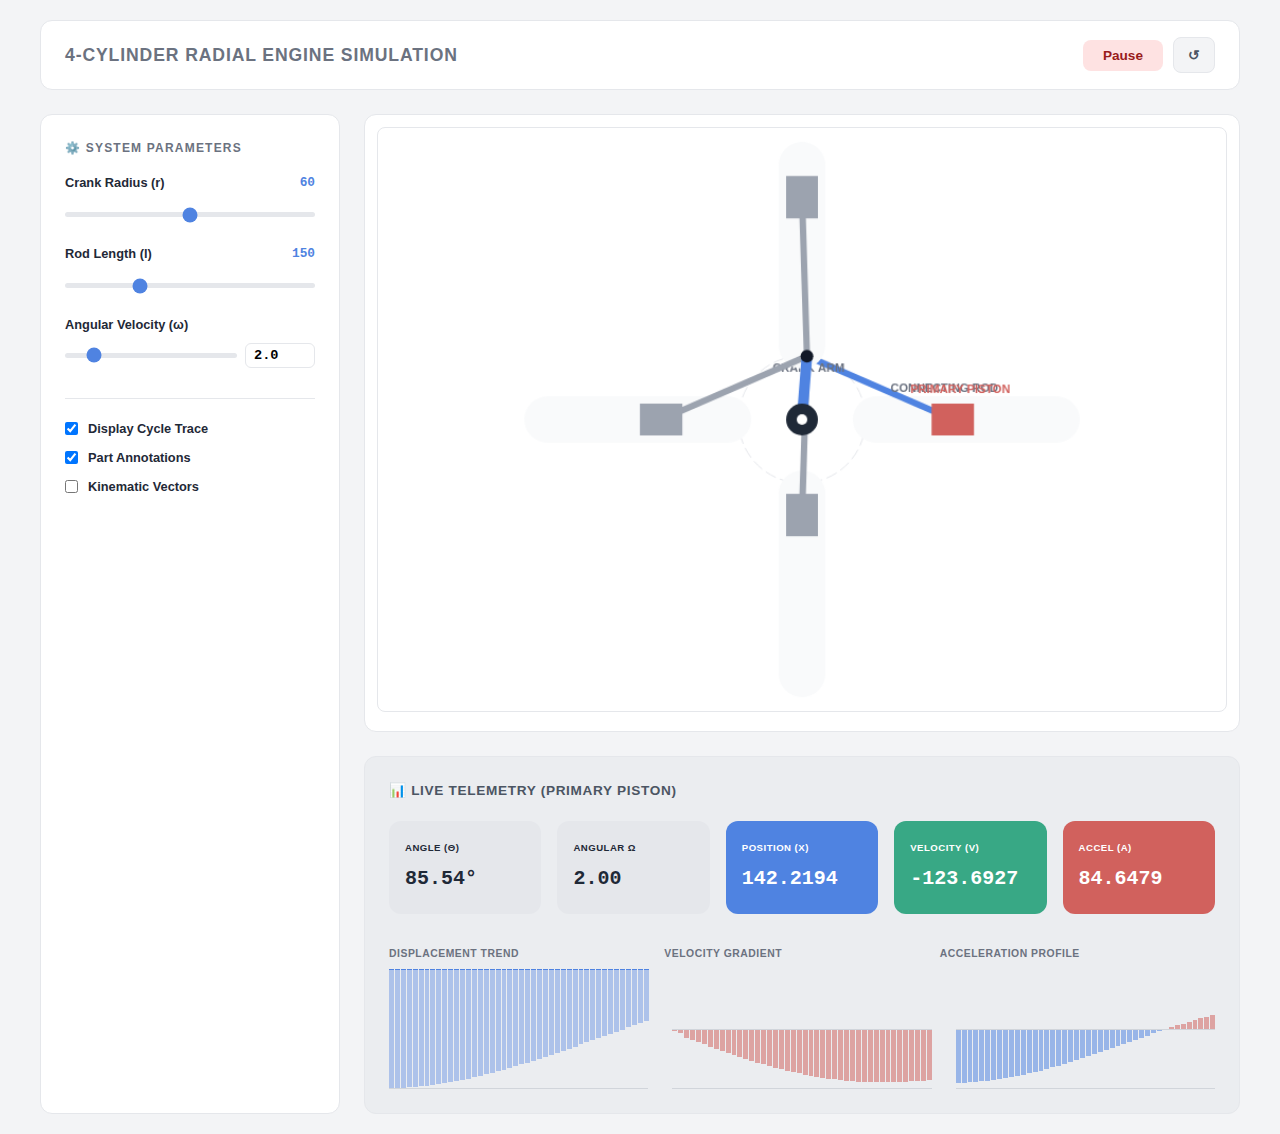
<file: main.html>
<!DOCTYPE html>
<html lang="en">
<head>
    <meta charset="UTF-8">
    <meta name="viewport" content="width=device-width, initial-scale=1.0">
    <title>4-Cylinder Radial Engine Simulation</title>
    <style>
        :root {
            --bg: #f3f4f6;
            --card: #ffffff;
            --primary: #4f83e1;
            --secondary: #38a885;
            --accent: #d1615d;
            --text-main: #1f2937;
            --text-muted: #6b7280;
            --border: #e5e7eb;
            --mono: 'JetBrains Mono', 'Courier New', monospace;
        }

        * { box-sizing: border-box; margin: 0; padding: 0; }
        body { 
            font-family: -apple-system, BlinkMacSystemFont, "Segoe UI", Roboto, Helvetica, Arial, sans-serif;
            background-color: var(--bg);
            color: var(--text-main);
            padding: 20px;
            line-height: 1.5;
        }

        .container {
            max-width: 1200px;
            margin: 0 auto;
            display: flex;
            flex-direction: column;
            gap: 24px;
        }

        header {
            background: var(--card);
            padding: 16px 24px;
            border-radius: 12px;
            border: 1px solid var(--border);
            display: flex;
            justify-content: space-between;
            align-items: center;
        }

        header h1 { font-size: 1.1rem; font-weight: 800; color: var(--text-muted); text-transform: uppercase; letter-spacing: 0.05em; }

        .layout {
            display: grid;
            grid-template-columns: 1fr;
            gap: 24px;
        }

        @media (min-width: 1024px) {
            .layout { grid-template-columns: 300px 1fr; }
        }

        .card {
            background: var(--card);
            padding: 24px;
            border-radius: 12px;
            border: 1px solid var(--border);
        }

        .telemetry-header {
            display: flex;
            align-items: center;
            gap: 8px;
            font-size: 0.85rem;
            font-weight: 800;
            color: #4b5563;
            text-transform: uppercase;
            margin-bottom: 20px;
            letter-spacing: 0.05em;
        }

        h2 { font-size: 0.75rem; font-weight: 700; margin-bottom: 16px; text-transform: uppercase; color: var(--text-muted); letter-spacing: 0.1em; }

        .control-group { margin-bottom: 20px; }
        .control-label { display: flex; justify-content: space-between; font-size: 0.8rem; font-weight: 600; margin-bottom: 8px; }
        .value-tag { font-family: var(--mono); color: var(--primary); font-weight: 700; }

        .omega-input-wrapper {
            display: flex;
            gap: 8px;
            align-items: center;
        }

        input[type=number] {
            width: 70px;
            padding: 4px 8px;
            border: 1px solid var(--border);
            border-radius: 6px;
            font-family: var(--mono);
            font-size: 0.85rem;
            font-weight: 600;
        }

        input[type=range] {
            width: 100%;
            cursor: pointer;
            height: 5px;
            background: var(--border);
            border-radius: 10px;
            appearance: none;
            accent-color: var(--primary);
        }

        canvas { width: 100%; height: auto; background: #ffffff; border-radius: 8px; border: 1px solid var(--border); }

        .button-group { display: flex; gap: 10px; align-items: center; }
        button { padding: 8px 20px; border-radius: 8px; border: none; font-weight: 700; cursor: pointer; font-size: 0.85rem; }
        .btn-pause { background: #fee2e2; color: #991b1b; }
        .btn-play { background: #dcfce7; color: #166534; }
        .btn-reset { background: #f3f4f6; color: #4b5563; border: 1px solid var(--border); width: 36px; height: 36px; display: flex; align-items: center; justify-content: center; }

        /* Stats Grid - Matches Screenshot */
        .stats-grid {
            display: grid;
            grid-template-columns: repeat(2, 1fr);
            gap: 16px;
            margin-bottom: 32px;
        }

        @media (min-width: 640px) { .stats-grid { grid-template-columns: repeat(5, 1fr); } }

        .stat-card {
            padding: 20px 16px;
            border-radius: 12px;
            background: #e5e7eb;
            display: flex;
            flex-direction: column;
            gap: 8px;
        }

        .stat-card.blue { background: var(--primary); color: white; }
        .stat-card.teal { background: var(--secondary); color: white; }
        .stat-card.red { background: var(--accent); color: white; }

        .stat-label { font-size: 0.6rem; font-weight: 800; text-transform: uppercase; letter-spacing: 0.05em; }
        .stat-value { font-family: var(--mono); font-size: 1.25rem; font-weight: 700; }

        /* Graphs Grid - Matches Screenshot */
        .graphs-labels {
            display: grid;
            grid-template-columns: 1fr 1fr 1fr;
            margin-bottom: 8px;
        }

        .graph-title { font-size: 0.65rem; font-weight: 800; text-transform: uppercase; color: var(--text-muted); letter-spacing: 0.05em; }

        .graphs-display {
            display: grid;
            grid-template-columns: repeat(3, 1fr);
            gap: 24px;
            height: 120px;
        }

        .graph-box {
            position: relative;
            display: flex;
            align-items: flex-end;
            gap: 1px;
            border-bottom: 1px solid #d1d5db;
            height: 100%;
        }

        .bar-col { flex: 1; height: 100%; display: flex; flex-direction: column; }
        .bar-half { height: 50%; width: 100%; display: flex; flex-direction: column; }
        .bar-half.up { justify-content: flex-end; }
        .bar-fill { width: 100%; min-width: 1px; }

        .zero-line {
            position: absolute;
            width: 100%;
            height: 1px;
            background: #d1d5db;
            top: 50%;
            left: 0;
            z-index: 1;
        }
    </style>
</head>
<body>

<div class="container">
    <header>
        <h1>4-Cylinder Radial Engine Simulation</h1>
        <div class="button-group">
            <button id="toggleBtn" class="btn-pause">Pause</button>
            <button id="resetBtn" class="btn-reset" title="Reset Simulation">↺</button>
        </div>
    </header>

    <div class="layout">
        <div class="card">
            <h2>⚙️ System Parameters</h2>
            <div class="control-group">
                <div class="control-label"><span>Crank Radius (r)</span> <span id="rVal" class="value-tag">60</span></div>
                <input type="range" id="rIn" min="20" max="100" value="60">
            </div>
            <div class="control-group">
                <div class="control-label"><span>Rod Length (l)</span> <span id="lVal" class="value-tag">150</span></div>
                <input type="range" id="lIn" min="110" max="250" value="150">
            </div>
            <div class="control-group">
                <div class="control-label"><span>Angular Velocity (ω)</span></div>
                <div class="omega-input-wrapper">
                    <input type="range" id="wIn" min="0" max="15" step="0.1" value="2">
                    <input type="number" id="wNum" step="0.1" value="2.0">
                </div>
            </div>
            
            <div style="margin-top: 30px; display: flex; flex-direction: column; gap: 10px; border-top: 1px solid var(--border); padding-top: 20px;">
                <label style="display: flex; align-items: center; gap: 10px; font-size: 0.8rem; cursor: pointer; font-weight: 600;">
                    <input type="checkbox" id="traceIn" checked> Display Cycle Trace
                </label>
                <label style="display: flex; align-items: center; gap: 10px; font-size: 0.8rem; cursor: pointer; font-weight: 600;">
                    <input type="checkbox" id="labelsIn" checked> Part Annotations
                </label>
                <label style="display: flex; align-items: center; gap: 10px; font-size: 0.8rem; cursor: pointer; font-weight: 600;">
                    <input type="checkbox" id="vectorsIn"> Kinematic Vectors
                </label>
            </div>
        </div>

        <div>
            <div class="card" style="padding: 12px; margin-bottom: 24px;">
                <canvas id="engineCvs" width="800" height="550"></canvas>
            </div>

            <div class="card" style="background: #e5e7eb88;">
                <div class="telemetry-header">📊 Live Telemetry (Primary Piston)</div>
                
                <div class="stats-grid">
                    <div class="stat-card">
                        <div class="stat-label">Angle (θ)</div>
                        <div id="readoutTheta" class="stat-value">0.00°</div>
                    </div>
                    <div class="stat-card">
                        <div class="stat-label">Angular Ω</div>
                        <div id="readoutOmega" class="stat-value">2.00</div>
                    </div>
                    <div class="stat-card blue">
                        <div class="stat-label">Position (X)</div>
                        <div id="readoutX" class="stat-value">0.0000</div>
                    </div>
                    <div class="stat-card teal">
                        <div class="stat-label">Velocity (V)</div>
                        <div id="readoutV" class="stat-value">0.0000</div>
                    </div>
                    <div class="stat-card red">
                        <div class="stat-label">Accel (A)</div>
                        <div id="readoutA" class="stat-value">0.0000</div>
                    </div>
                </div>

                <div class="graphs-labels">
                    <div class="graph-title">Displacement Trend</div>
                    <div class="graph-title">Velocity Gradient</div>
                    <div class="graph-title">Acceleration Profile</div>
                </div>
                <div class="graphs-display">
                    <div id="graphX" class="graph-box"></div>
                    <div id="graphV" class="graph-box"><div class="zero-line"></div></div>
                    <div id="graphA" class="graph-box"><div class="zero-line"></div></div>
                </div>
            </div>
        </div>
    </div>
</div>

<script>
    let crankR = 60;
    let rodL = 150;
    let omegaW = 2.0;
    let activeSim = true;
    let traceShown = true;
    let labelShown = true;
    let vectorShown = false;
    let thetaRad = 0;
    let dataLog = [];
    const LOG_LIMIT = 120;

    const colors = { primary: '#4f83e1', secondary: '#38a885', accent: '#d1615d' };
    const cvs = document.getElementById('engineCvs');
    const ctx = cvs.getContext('2d');

    function getDynamics(th) {
        const r = crankR, l = rodL, w = omegaW;
        const sinTh = Math.sin(th), cosTh = Math.cos(th);
        const radical = Math.sqrt(l * l - r * r * sinTh * sinTh);
        const x = r * cosTh + radical;
        const v = -r * w * (sinTh + (r * Math.sin(2 * th)) / (2 * radical));
        const a = -r * w * w * (cosTh + (r * Math.cos(2 * th)) / radical + (Math.pow(r, 3) * Math.pow(Math.sin(2 * th), 2)) / (4 * Math.pow(radical, 3)));
        return { x, v, a };
    }

    function updateUI(mainPiston) {
        document.getElementById('readoutTheta').innerText = (thetaRad * 180 / Math.PI).toFixed(2) + '°';
        document.getElementById('readoutOmega').innerText = omegaW.toFixed(2);
        document.getElementById('readoutX').innerText = mainPiston.x.toFixed(4);
        document.getElementById('readoutV').innerText = mainPiston.v.toFixed(4);
        document.getElementById('readoutA').innerText = mainPiston.a.toFixed(4);

        let hX = '', hV = '<div class="zero-line"></div>', hA = '<div class="zero-line"></div>';
        const maxA = Math.pow(omegaW, 2) * crankR * (1 + (crankR/rodL)) * 1.1;
        const maxV = crankR * omegaW * 1.2;

        dataLog.forEach(d => {
            const pctX = ((d.x - (rodL - crankR)) / (crankR * 2)) * 100;
            hX += `<div class="bar-col"><div class="bar-fill" style="height:${Math.max(1, pctX)}%; background:${colors.primary}66; border-top:1px solid ${colors.primary}"></div></div>`;
            
            const nV = d.v / (maxV || 1);
            const vH = Math.abs(nV) * 100;
            hV += `<div class="bar-col">
                <div class="bar-half up">${nV > 0 ? `<div class="bar-fill" style="height:${vH}%; background:${colors.secondary}88;"></div>` : ''}</div>
                <div class="bar-half down">${nV < 0 ? `<div class="bar-fill" style="height:${vH}%; background:${colors.accent}88;"></div>` : ''}</div>
            </div>`;
            
            const nA = d.a / (maxA || 1);
            const aH = Math.abs(nA) * 100;
            hA += `<div class="bar-col">
                <div class="bar-half up">${nA > 0 ? `<div class="bar-fill" style="height:${aH}%; background:${colors.accent}88;"></div>` : ''}</div>
                <div class="bar-half down">${nA < 0 ? `<div class="bar-fill" style="height:${aH}%; background:${colors.primary}88;"></div>` : ''}</div>
            </div>`;
        });
        document.getElementById('graphX').innerHTML = hX;
        document.getElementById('graphV').innerHTML = hV;
        document.getElementById('graphA').innerHTML = hA;
    }

    function drawArrow(x, y, dx, dy, color, label) {
        if (Math.abs(dx) < 2 && Math.abs(dy) < 2) return;
        ctx.strokeStyle = color; ctx.fillStyle = color; ctx.lineWidth = 2.5;
        ctx.beginPath(); ctx.moveTo(x, y); ctx.lineTo(x + dx, y + dy); ctx.stroke();
        const angle = Math.atan2(dy, dx);
        ctx.beginPath(); ctx.moveTo(x + dx, y + dy);
        ctx.lineTo(x + dx - 8 * Math.cos(angle - Math.PI / 6), y + dy - 8 * Math.sin(angle - Math.PI / 6));
        ctx.lineTo(x + dx - 8 * Math.cos(angle + Math.PI / 6), y + dy - 8 * Math.sin(angle + Math.PI / 6));
        ctx.closePath(); ctx.fill();
        if (label) { ctx.font = "bold 11px sans-serif"; ctx.fillText(label, x + dx + 6, y + dy + 4); }
    }

    function render() {
        const W = cvs.width, H = cvs.height, CX = W / 2, CY = H / 2;
        ctx.clearRect(0,0,W,H);
        const px = crankR * Math.cos(thetaRad), py = crankR * Math.sin(thetaRad);
        const offsets = [0, Math.PI/2, Math.PI, 3*Math.PI/2];

        if (traceShown) {
            ctx.beginPath(); ctx.strokeStyle = '#e5e7eb'; ctx.lineWidth = 1; ctx.setLineDash([10, 5]);
            ctx.arc(CX, CY, crankR, 0, Math.PI*2); ctx.stroke(); ctx.setLineDash([]);
        }

        offsets.forEach((offset, i) => {
            const relA = thetaRad - offset, d = getDynamics(relA);
            const ux = Math.cos(offset), uy = -Math.sin(offset);
            const pistX = CX + d.x * ux, pistY = CY + d.x * uy, pinX = CX + px, pinY = CY - py;

            ctx.strokeStyle = '#f9fafb'; ctx.lineWidth = 44;
            ctx.beginPath(); ctx.moveTo(CX + (crankR+10)*ux, CY + (crankR+10)*uy); ctx.lineTo(CX + (rodL+crankR+30)*ux, CY + (rodL+crankR+30)*uy); ctx.stroke();

            ctx.lineWidth = 6; ctx.lineCap = 'round'; ctx.strokeStyle = i === 0 ? colors.primary : '#9ca3af';
            ctx.beginPath(); ctx.moveTo(pinX, pinY); ctx.lineTo(pistX, pistY); ctx.stroke();

            ctx.fillStyle = i === 0 ? colors.accent : '#9ca3af';
            ctx.save(); ctx.translate(pistX, pistY); ctx.rotate(-offset);
            ctx.fillRect(-20, -15, 40, 30); ctx.restore();

            if (i === 0) {
                if (labelShown) {
                    ctx.fillStyle = "#6b7280"; ctx.font = "bold 11px sans-serif";
                    ctx.fillText("CRANK ARM", CX + px/2 - 30, CY - py/2 - 15);
                    ctx.fillText("CONNECTING ROD", (pinX+pistX)/2 + 10, (pinY+pistY)/2 + 4);
                    ctx.fillStyle = colors.accent; ctx.fillText("PRIMARY PISTON", pistX - 40, pistY - 25);
                }
                if (vectorShown) {
                    drawArrow(pistX, pistY, d.v * 15, 0, colors.secondary, "v");
                    drawArrow(pistX, pistY + 20, d.a * 5, 0, colors.primary, "a");
                }
            }
        });

        ctx.lineWidth = 10; ctx.strokeStyle = colors.primary; ctx.lineCap = 'round';
        ctx.beginPath(); ctx.moveTo(CX, CY); ctx.lineTo(CX + px, CY - py); ctx.stroke();
        ctx.fillStyle = '#1f2937'; ctx.beginPath(); ctx.arc(CX, CY, 15, 0, Math.PI*2); ctx.fill();
        ctx.fillStyle = '#fff'; ctx.beginPath(); ctx.arc(CX, CY, 5, 0, Math.PI*2); ctx.fill();
        ctx.fillStyle = '#111827'; ctx.beginPath(); ctx.arc(CX + px, CY - py, 6, 0, Math.PI*2); ctx.fill();
    }

    let prevTime = 0;
    function loop(t) {
        if (activeSim) {
            const dt = (t - prevTime) / 1000;
            thetaRad = (thetaRad + omegaW * (dt || 0)) % (Math.PI * 2);
            const main = getDynamics(thetaRad);
            dataLog.push(main); if (dataLog.length > LOG_LIMIT) dataLog.shift();
            updateUI(main);
        }
        prevTime = t; render(); requestAnimationFrame(loop);
    }

    const rIn = document.getElementById('rIn'), lIn = document.getElementById('lIn'), wIn = document.getElementById('wIn'), wNum = document.getElementById('wNum');
    rIn.oninput = e => { crankR = parseInt(e.target.value); document.getElementById('rVal').innerText = crankR; lIn.min = crankR + 10; };
    lIn.oninput = e => { rodL = parseInt(e.target.value); document.getElementById('lVal').innerText = rodL; };
    
    // Synced omega inputs
    wIn.oninput = e => { omegaW = parseFloat(e.target.value); wNum.value = omegaW.toFixed(1); };
    wNum.oninput = e => { 
        let val = parseFloat(e.target.value);
        if (!isNaN(val)) {
            omegaW = val;
            wIn.value = val;
        }
    };

    document.getElementById('traceIn').onchange = e => traceShown = e.target.checked;
    document.getElementById('labelsIn').onchange = e => labelShown = e.target.checked;
    document.getElementById('vectorsIn').onchange = e => vectorShown = e.target.checked;
    document.getElementById('toggleBtn').onclick = function() {
        activeSim = !activeSim; this.innerText = activeSim ? 'Pause' : 'Resume';
        this.className = activeSim ? 'btn-pause' : 'btn-play';
    };
    document.getElementById('resetBtn').onclick = () => { thetaRad = 0; dataLog = []; };

    requestAnimationFrame(loop);
</script>
</body>
</html>
</file>
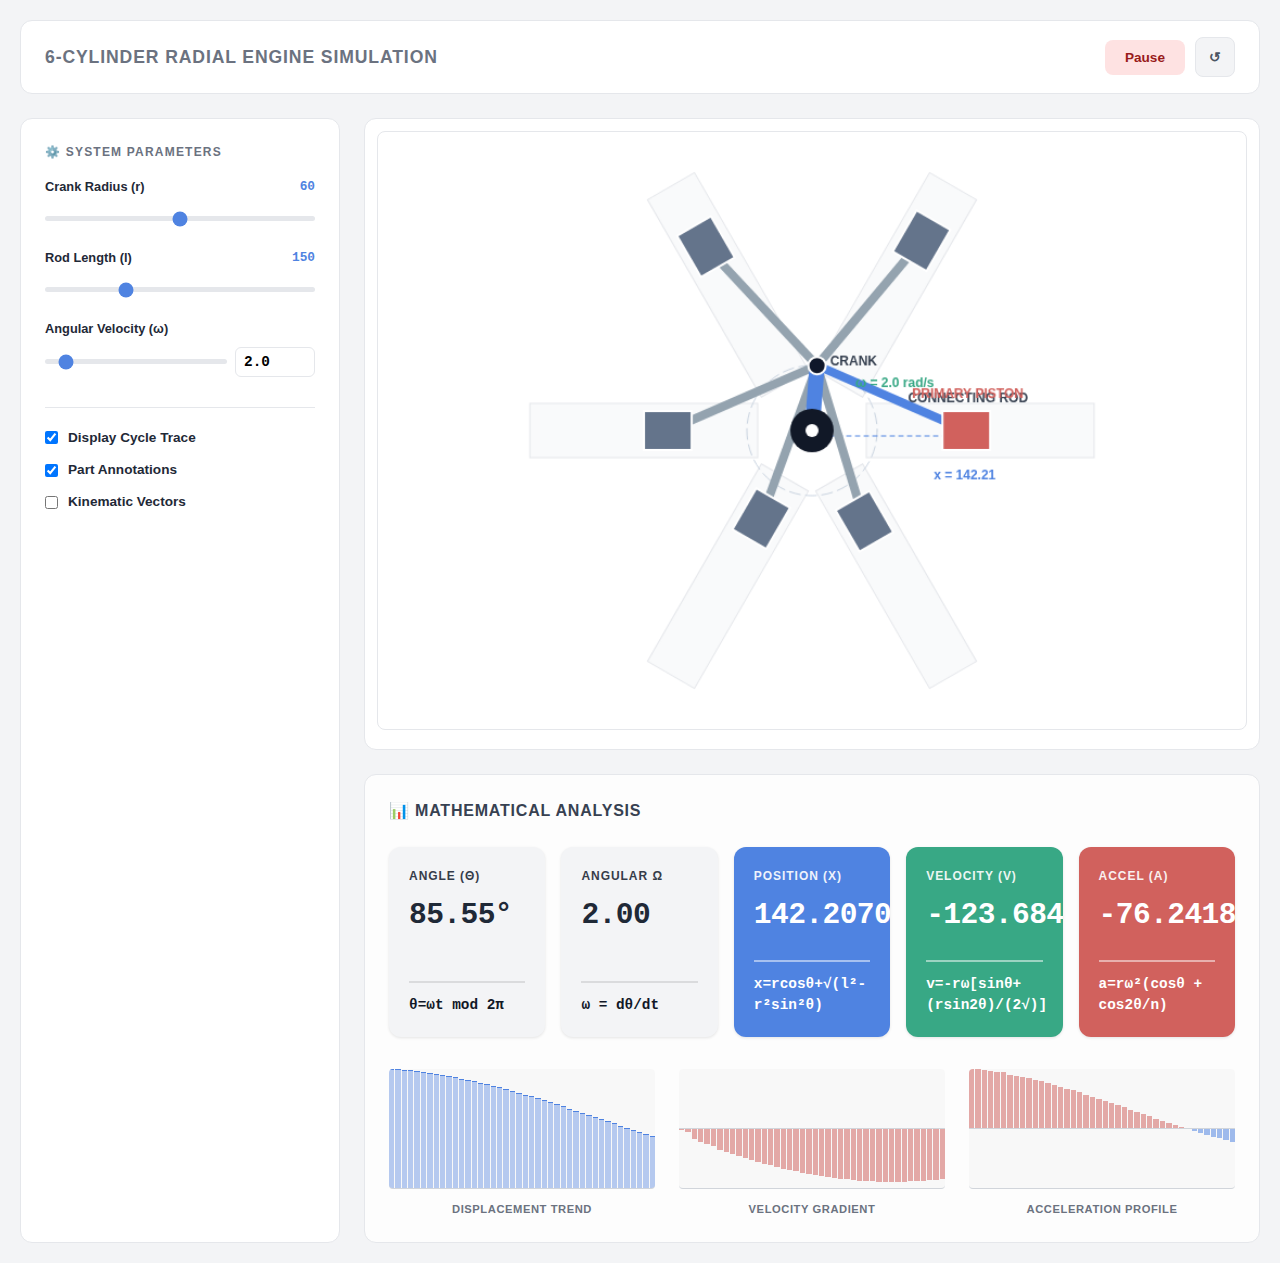
<file: main2.html>
<!DOCTYPE html>
<html lang="en">
<head>
    <meta charset="UTF-8">
    <meta name="viewport" content="width=device-width, initial-scale=1.0">
    <title>6-Cylinder Radial Engine Simulation</title>
    <style>
        :root {
            --bg: #f3f4f6;
            --card: #ffffff;
            --primary: #4f83e1;
            --secondary: #38a885;
            --accent: #d1615d;
            --text-main: #1f2937;
            --text-muted: #6b7280;
            --border: #e5e7eb;
            --mono: 'JetBrains Mono', 'Courier New', monospace;
        }

        * { box-sizing: border-box; margin: 0; padding: 0; }
        body { 
            font-family: -apple-system, BlinkMacSystemFont, "Segoe UI", Roboto, Helvetica, Arial, sans-serif;
            background-color: var(--bg);
            color: var(--text-main);
            padding: 20px;
            line-height: 1.5;
            overflow-y: scroll;
        }

        .container {
            max-width: 1280px;
            margin: 0 auto;
            display: flex;
            flex-direction: column;
            gap: 24px;
        }

        header {
            background: var(--card);
            padding: 16px 24px;
            border-radius: 12px;
            border: 1px solid var(--border);
            display: flex;
            justify-content: space-between;
            align-items: center;
        }

        header h1 { font-size: 1.1rem; font-weight: 800; color: var(--text-muted); text-transform: uppercase; letter-spacing: 0.05em; }

        .layout {
            display: grid;
            grid-template-columns: 1fr;
            gap: 24px;
        }

        @media (min-width: 1024px) {
            .layout { grid-template-columns: 320px 1fr; }
        }

        .card {
            background: var(--card);
            padding: 24px;
            border-radius: 12px;
            border: 1px solid var(--border);
        }

        .telemetry-header {
            display: flex;
            align-items: center;
            gap: 8px;
            font-size: 1rem;
            font-weight: 900;
            color: #374151;
            text-transform: uppercase;
            margin-bottom: 24px;
            letter-spacing: 0.05em;
        }

        h2 { font-size: 0.75rem; font-weight: 700; margin-bottom: 16px; text-transform: uppercase; color: var(--text-muted); letter-spacing: 0.1em; }

        .control-group { margin-bottom: 20px; }
        .control-label { display: flex; justify-content: space-between; font-size: 0.8rem; font-weight: 600; margin-bottom: 8px; }
        .value-tag { font-family: var(--mono); color: var(--primary); font-weight: 700; }

        .omega-input-wrapper {
            display: flex;
            gap: 8px;
            align-items: center;
        }

        input[type=number] {
            width: 80px;
            padding: 6px 8px;
            border: 1px solid var(--border);
            border-radius: 6px;
            font-family: var(--mono);
            font-size: 0.9rem;
            font-weight: 700;
        }

        input[type=range] {
            width: 100%;
            cursor: pointer;
            height: 5px;
            background: var(--border);
            border-radius: 10px;
            appearance: none;
            accent-color: var(--primary);
        }

        canvas { width: 100%; height: auto; background: #ffffff; border-radius: 8px; border: 1px solid var(--border); }

        .button-group { display: flex; gap: 10px; align-items: center; }
        button { padding: 10px 20px; border-radius: 8px; border: none; font-weight: 700; cursor: pointer; font-size: 0.85rem; }
        .btn-pause { background: #fee2e2; color: #991b1b; }
        .btn-play { background: #dcfce7; color: #166534; }
        .btn-reset { background: #f3f4f6; color: #4b5563; border: 1px solid var(--border); width: 40px; height: 40px; display: flex; align-items: center; justify-content: center; padding: 0; }

        /* Stats Grid - High Legibility */
        .stats-grid {
            display: grid;
            grid-template-columns: repeat(1, 1fr);
            gap: 16px;
            margin-bottom: 32px;
        }

        @media (min-width: 640px) { .stats-grid { grid-template-columns: repeat(5, 1fr); } }

        .stat-card {
            padding: 20px;
            border-radius: 12px;
            background: #f3f4f6;
            display: flex;
            flex-direction: column;
            justify-content: flex-start;
            height: 190px;
            overflow: hidden;
            box-shadow: 0 1px 3px rgba(0,0,0,0.1);
        }

        .stat-card.blue { background: var(--primary); color: white; }
        .stat-card.teal { background: var(--secondary); color: white; }
        .stat-card.red { background: var(--accent); color: white; }

        .stat-label { font-size: 0.75rem; font-weight: 900; text-transform: uppercase; letter-spacing: 0.08em; margin-bottom: 8px; opacity: 0.9; }
        
        .stat-value { 
            font-family: var(--mono); 
            font-size: 1.85rem; 
            font-weight: 800; 
            margin-bottom: auto; 
            letter-spacing: -0.02em;
            font-variant-numeric: tabular-nums; 
        }

        .stat-formula {
            font-size: 0.9rem;
            font-family: var(--mono);
            font-weight: 800;
            border-top: 2px solid rgba(0,0,0,0.1);
            margin-top: 15px;
            padding-top: 12px;
            color: #111827;
        }
        
        .stat-card.blue .stat-formula, 
        .stat-card.teal .stat-formula, 
        .stat-card.red .stat-formula {
            color: #ffffff;
            border-top-color: rgba(255, 255, 255, 0.5);
        }

        /* Combined Graph Section - Labels now correctly BELOW graphs */
        .graphs-section {
            display: grid;
            grid-template-columns: repeat(3, 1fr);
            gap: 24px;
        }

        .graph-wrapper {
            display: flex;
            flex-direction: column;
            gap: 12px;
        }

        .graph-box {
            position: relative;
            display: flex;
            align-items: flex-end;
            gap: 1px;
            border-bottom: 1px solid #d1d5db;
            height: 120px;
            background: rgba(0,0,0,0.02);
            border-radius: 4px;
            overflow: hidden;
        }

        .graph-title { 
            font-size: 0.7rem; 
            font-weight: 800; 
            text-transform: uppercase; 
            color: var(--text-muted); 
            letter-spacing: 0.05em;
            text-align: center;
        }

        .bar-col { flex: 1; height: 100%; display: flex; flex-direction: column; }
        .bar-half { height: 50%; width: 100%; display: flex; flex-direction: column; }
        .bar-half.up { justify-content: flex-end; }
        .bar-half.down { justify-content: flex-start; }
        .bar-fill { width: 100%; min-width: 1px; }

        .zero-line {
            position: absolute;
            width: 100%;
            height: 1px;
            background: #d1d5db;
            top: 50%;
            left: 0;
            z-index: 1;
            pointer-events: none;
        }
    </style>
</head>
<body>

<div class="container">
    <header>
        <h1>6-Cylinder Radial Engine simulation</h1>
        <div class="button-group">
            <button id="toggleBtn" class="btn-pause">Pause</button>
            <button id="resetBtn" class="btn-reset" title="Reset Simulation">↺</button>
        </div>
    </header>

    <div class="layout">
        <div class="card">
            <h2>⚙️ System Parameters</h2>
            <div class="control-group">
                <div class="control-label"><span>Crank Radius (r)</span> <span id="rVal" class="value-tag">60</span></div>
                <input type="range" id="rIn" min="20" max="100" value="60">
            </div>
            <div class="control-group">
                <div class="control-label"><span>Rod Length (l)</span> <span id="lVal" class="value-tag">150</span></div>
                <input type="range" id="lIn" min="110" max="250" value="150">
            </div>
            <div class="control-group">
                <div class="control-label"><span>Angular Velocity (ω)</span></div>
                <div class="omega-input-wrapper">
                    <input type="range" id="wIn" min="0" max="25" step="0.1" value="2">
                    <input type="number" id="wNum" step="0.1" value="2.0">
                </div>
            </div>
            
            <div style="margin-top: 30px; display: flex; flex-direction: column; gap: 12px; border-top: 1px solid var(--border); padding-top: 20px;">
                <label style="display: flex; align-items: center; gap: 10px; font-size: 0.85rem; cursor: pointer; font-weight: 700;">
                    <input type="checkbox" id="traceIn" checked> Display Cycle Trace
                </label>
                <label style="display: flex; align-items: center; gap: 10px; font-size: 0.85rem; cursor: pointer; font-weight: 700;">
                    <input type="checkbox" id="labelsIn" checked> Part Annotations
                </label>
                <label style="display: flex; align-items: center; gap: 10px; font-size: 0.85rem; cursor: pointer; font-weight: 700;">
                    <input type="checkbox" id="vectorsIn"> Kinematic Vectors
                </label>
            </div>
        </div>

        <div>
            <div class="card" style="padding: 12px; margin-bottom: 24px;">
                <canvas id="engineCvs" width="800" height="550"></canvas>
            </div>

            <div class="card" style="background: #fdfdfd;">
                <div class="telemetry-header">📊 MATHEMATICAL ANALYSIS</div>
                
                <div class="stats-grid">
                    <div class="stat-card">
                        <div class="stat-label">Angle (θ)</div>
                        <div id="readoutTheta" class="stat-value">0.00°</div>
                        <div class="stat-formula">θ=ωt mod 2π</div>
                    </div>
                    <div class="stat-card">
                        <div class="stat-label">Angular Ω</div>
                        <div id="readoutOmega" class="stat-value">2.00</div>
                        <div class="stat-formula">ω = dθ/dt</div>
                    </div>
                    <div class="stat-card blue">
                        <div class="stat-label">Position (X)</div>
                        <div id="readoutX" class="stat-value">0.0000</div>
                        <div class="stat-formula">x=rcosθ+√(l²-r²sin²θ)</div>
                    </div>
                    <div class="stat-card teal">
                        <div class="stat-label">Velocity (V)</div>
                        <div id="readoutV" class="stat-value">0.0000</div>
                        <div class="stat-formula">v=-rω[sinθ+(rsin2θ)/(2√)]</div>
                    </div>
                    <div class="stat-card red">
                        <div class="stat-label">Accel (A)</div>
                        <div id="readoutA" class="stat-value">0.0000</div>
                        <div class="stat-formula">a=rω²(cosθ + cos2θ/n)</div>
                    </div>
                </div>

                <div class="graphs-section">
                    <div class="graph-wrapper">
                        <div id="graphX" class="graph-box"></div>
                        <div class="graph-title">Displacement Trend</div>
                    </div>
                    <div class="graph-wrapper">
                        <div id="graphV" class="graph-box"><div class="zero-line"></div></div>
                        <div class="graph-title">Velocity Gradient</div>
                    </div>
                    <div class="graph-wrapper">
                        <div id="graphA" class="graph-box"><div class="zero-line"></div></div>
                        <div class="graph-title">Acceleration Profile</div>
                    </div>
                </div>
            </div>
        </div>
    </div>
</div>

<script>
    let crankR = 60;
    let rodL = 150;
    let omegaW = 2.0;
    let activeSim = true;
    let traceShown = true;
    let labelShown = true;
    let vectorShown = false;
    let thetaRad = 0;
    let dataLog = [];
    const LOG_LIMIT = 120;
    const NUM_PISTONS = 6;

    const colors = { primary: '#4f83e1', secondary: '#38a885', accent: '#d1615d' };
    const cvs = document.getElementById('engineCvs');
    const ctx = cvs.getContext('2d');

    function getDynamics(th) {
        const r = crankR, l = rodL, w = omegaW;
        const sinTh = Math.sin(th), cosTh = Math.cos(th);
        const radical = Math.sqrt(l * l - r * r * sinTh * sinTh);
        const x = r * cosTh + radical;
        const v = -r * w * (sinTh + (r * Math.sin(2 * th)) / (2 * radical));
        const n = l / r;
        const a = r * w * w * (cosTh + Math.cos(2 * th) / n);
        return { x, v, a };
    }

    function updateUI(mainPiston) {
        document.getElementById('readoutTheta').innerText = (thetaRad * 180 / Math.PI).toFixed(2) + '°';
        document.getElementById('readoutOmega').innerText = omegaW.toFixed(2);
        document.getElementById('readoutX').innerText = mainPiston.x.toFixed(4);
        document.getElementById('readoutV').innerText = mainPiston.v.toFixed(4);
        document.getElementById('readoutA').innerText = mainPiston.a.toFixed(4);

        let hX = '', hV = '', hA = '';
        const n = rodL / crankR;
        const maxAccAbs = Math.pow(omegaW, 2) * crankR * (1 + (1/n)) || 1;
        const maxVelAbs = Math.abs(crankR * omegaW * (1 + (1/(2*n)))) || 1;

        dataLog.forEach(d => {
            const pctX = ((d.x - (rodL - crankR)) / (crankR * 2)) * 100;
            hX += `<div class="bar-col"><div class="bar-fill" style="height:${Math.max(1, pctX)}%; background:${colors.primary}66; border-top:1px solid ${colors.primary}; margin-top: auto;"></div></div>`;
            
            const nV = d.v / maxVelAbs;
            const vH = Math.abs(nV) * 100;
            hV += `<div class="bar-col">
                <div class="bar-half up">${nV > 0 ? `<div class="bar-fill" style="height:${vH}%; background:${colors.secondary}88;"></div>` : ''}</div>
                <div class="bar-half down">${nV < 0 ? `<div class="bar-fill" style="height:${vH}%; background:${colors.accent}88;"></div>` : ''}</div>
            </div>`;
            
            const nA = d.a / maxAccAbs;
            const aH = Math.abs(nA) * 100;
            const aCol = nA > 0 ? colors.accent : colors.primary;
            hA += `<div class="bar-col">
                <div class="bar-half up">${nA > 0 ? `<div class="bar-fill" style="height:${aH}%; background:${aCol}88;"></div>` : ''}</div>
                <div class="bar-half down">${nA < 0 ? `<div class="bar-fill" style="height:${aH}%; background:${colors.primary}88;"></div>` : ''}</div>
            </div>`;
        });
        document.getElementById('graphX').innerHTML = hX;
        document.getElementById('graphV').innerHTML = `<div class="zero-line"></div>` + hV;
        document.getElementById('graphA').innerHTML = `<div class="zero-line"></div>` + hA;
    }

    function drawArrow(x, y, dx, dy, color, label) {
        if (Math.abs(dx) < 2 && Math.abs(dy) < 2) return;
        ctx.strokeStyle = color; ctx.fillStyle = color; ctx.lineWidth = 2.5;
        ctx.beginPath(); ctx.moveTo(x, y); ctx.lineTo(x + dx, y + dy); ctx.stroke();
        const angle = Math.atan2(dy, dx);
        ctx.beginPath(); ctx.moveTo(x + dx, y + dy);
        ctx.lineTo(x + dx - 8 * Math.cos(angle - Math.PI / 6), y + dy - 8 * Math.sin(angle - Math.PI / 6));
        ctx.lineTo(x + dx - 8 * Math.cos(angle + Math.PI / 6), y + dy - 8 * Math.sin(angle + Math.PI / 6));
        ctx.closePath(); ctx.fill();
        if (label) { ctx.font = "bold 11px sans-serif"; ctx.fillText(label, x + dx + 6, y + dy + 4); }
    }

    function render() {
        const W = cvs.width, H = cvs.height, CX = W / 2, CY = H / 2;
        ctx.clearRect(0,0,W,H);
        const px = crankR * Math.cos(thetaRad), py = crankR * Math.sin(thetaRad);
        
        const offsets = [];
        for(let i=0; i<NUM_PISTONS; i++) offsets.push(i * Math.PI * 2 / NUM_PISTONS);

        offsets.forEach(offset => {
            const ux = Math.cos(offset), uy = -Math.sin(offset);
            ctx.fillStyle = '#f9fafb';
            ctx.strokeStyle = '#e5e7eb';
            ctx.lineWidth = 1;
            ctx.save();
            ctx.translate(CX, CY);
            ctx.rotate(-offset);
            ctx.fillRect(crankR - 10, -25, rodL + 60, 50);
            ctx.strokeRect(crankR - 10, -25, rodL + 60, 50);
            ctx.restore();
        });

        if (traceShown) {
            ctx.beginPath(); ctx.strokeStyle = '#cbd5e1'; ctx.lineWidth = 1; ctx.setLineDash([10, 5]);
            ctx.arc(CX, CY, crankR, 0, Math.PI*2); ctx.stroke(); ctx.setLineDash([]);
        }

        offsets.forEach((offset, i) => {
            const relA = thetaRad - offset, d = getDynamics(relA);
            const ux = Math.cos(offset), uy = -Math.sin(offset);
            const pistX = CX + d.x * ux, pistY = CY + d.x * uy, pinX = CX + px, pinY = CY - py;

            if (i === 0 && labelShown) {
                ctx.beginPath(); ctx.strokeStyle = colors.primary; ctx.lineWidth = 1; ctx.setLineDash([4, 4]);
                ctx.moveTo(CX, CY + 5); ctx.lineTo(pistX, CY + 5); ctx.stroke(); ctx.setLineDash([]);
                ctx.fillStyle = colors.primary; ctx.font = "900 13px var(--mono)";
                ctx.fillText(`x = ${d.x.toFixed(2)}`, pistX - 30, pistY + 45);
            }

            ctx.lineWidth = 8; ctx.lineCap = 'round'; ctx.strokeStyle = i === 0 ? colors.primary : '#94a3af';
            ctx.beginPath(); ctx.moveTo(pinX, pinY); ctx.lineTo(pistX, pistY); ctx.stroke();

            ctx.fillStyle = i === 0 ? colors.accent : '#64748b';
            ctx.save(); ctx.translate(pistX, pistY); ctx.rotate(-offset);
            ctx.fillRect(-22, -18, 44, 36);
            ctx.strokeStyle = '#fff'; ctx.lineWidth = 2; ctx.strokeRect(-22, -18, 44, 36);
            ctx.restore();

            if (i === 0) {
                if (labelShown) {
                    ctx.fillStyle = "#374151"; ctx.font = "bold 12px sans-serif";
                    ctx.fillText("CRANK", CX + px + 12, CY - py);
                    ctx.fillText("CONNECTING ROD", (pinX+pistX)/2 + 15, (pinY+pistY)/2 + 4);
                    ctx.fillStyle = colors.accent; ctx.fillText("PRIMARY PISTON", pistX - 50, pistY - 30);
                    ctx.fillStyle = colors.secondary; ctx.fillText(`ω = ${omegaW.toFixed(1)} rad/s`, CX + 40, CY - 40);
                }
                if (vectorShown) {
                    drawArrow(pistX, pistY, d.v * 15, 0, colors.secondary, "v");
                    drawArrow(pistX, pistY + 25, d.a * 5, 0, colors.primary, "a");
                }
            }
        });

        ctx.lineWidth = 14; ctx.strokeStyle = colors.primary; ctx.lineCap = 'round';
        ctx.beginPath(); ctx.moveTo(CX, CY); ctx.lineTo(CX + px, CY - py); ctx.stroke();
        
        ctx.fillStyle = '#111827'; ctx.beginPath(); ctx.arc(CX, CY, 20, 0, Math.PI*2); ctx.fill();
        ctx.fillStyle = '#ffffff'; ctx.beginPath(); ctx.arc(CX, CY, 6, 0, Math.PI*2); ctx.fill();
        ctx.fillStyle = '#0f172a'; ctx.beginPath(); ctx.arc(CX + px, CY - py, 8, 0, Math.PI*2); ctx.fill();
        ctx.strokeStyle = '#fff'; ctx.lineWidth = 2; ctx.stroke();
    }

    let prevTime = 0;
    function loop(t) {
        if (activeSim) {
            const dt = (t - prevTime) / 1000;
            thetaRad = (thetaRad + omegaW * (dt || 0)) % (Math.PI * 2);
            const main = getDynamics(thetaRad);
            dataLog.push(main); if (dataLog.length > LOG_LIMIT) dataLog.shift();
            updateUI(main);
        }
        prevTime = t; render(); requestAnimationFrame(loop);
    }

    const rIn = document.getElementById('rIn'), lIn = document.getElementById('lIn'), wIn = document.getElementById('wIn'), wNum = document.getElementById('wNum');
    rIn.oninput = e => { crankR = parseInt(e.target.value); document.getElementById('rVal').innerText = crankR; lIn.min = crankR + 10; };
    lIn.oninput = e => { rodL = parseInt(e.target.value); document.getElementById('lVal').innerText = rodL; };
    wIn.oninput = e => { omegaW = parseFloat(e.target.value); wNum.value = omegaW.toFixed(1); };
    wNum.oninput = e => { let val = parseFloat(e.target.value); if (!isNaN(val)) { omegaW = val; wIn.value = val; } };

    document.getElementById('traceIn').onchange = e => traceShown = e.target.checked;
    document.getElementById('labelsIn').onchange = e => labelShown = e.target.checked;
    document.getElementById('vectorsIn').onchange = e => vectorShown = e.target.checked;
    document.getElementById('toggleBtn').onclick = function() {
        activeSim = !activeSim; this.innerText = activeSim ? 'Pause' : 'Resume';
        this.className = activeSim ? 'btn-pause' : 'btn-play';
    };
    document.getElementById('resetBtn').onclick = () => { thetaRad = 0; dataLog = []; };

    requestAnimationFrame(loop);
</script>
</body>
</html>
</file>
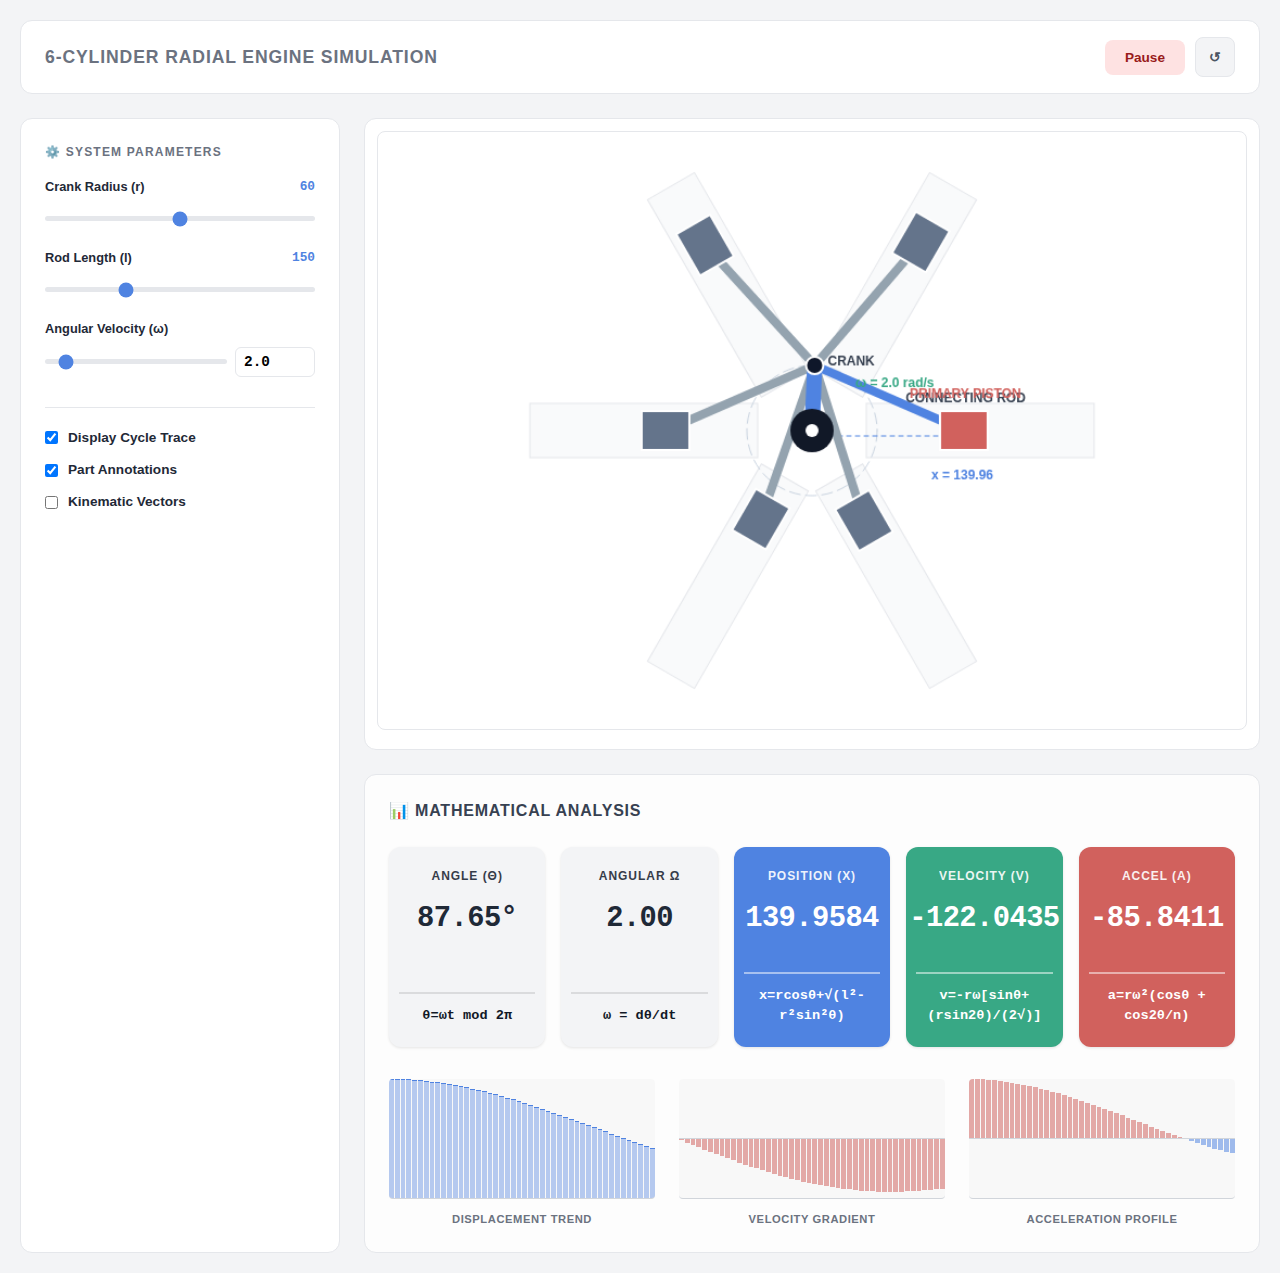
<file: main3.html>
<!DOCTYPE html>
<html lang="en">
<head>
    <meta charset="UTF-8">
    <meta name="viewport" content="width=device-width, initial-scale=1.0">
    <title>6-Cylinder Radial Engine Simulation</title>
    <style>
        :root {
            --bg: #f3f4f6;
            --card: #ffffff;
            --primary: #4f83e1;
            --secondary: #38a885;
            --accent: #d1615d;
            --text-main: #1f2937;
            --text-muted: #6b7280;
            --border: #e5e7eb;
            --mono: 'JetBrains Mono', 'Courier New', monospace;
        }

        * { box-sizing: border-box; margin: 0; padding: 0; }
        body { 
            font-family: -apple-system, BlinkMacSystemFont, "Segoe UI", Roboto, Helvetica, Arial, sans-serif;
            background-color: var(--bg);
            color: var(--text-main);
            padding: 20px;
            line-height: 1.5;
            overflow-y: scroll;
        }

        .container {
            max-width: 1280px;
            margin: 0 auto;
            display: flex;
            flex-direction: column;
            gap: 24px;
        }

        header {
            background: var(--card);
            padding: 16px 24px;
            border-radius: 12px;
            border: 1px solid var(--border);
            display: flex;
            justify-content: space-between;
            align-items: center;
        }

        header h1 { font-size: 1.1rem; font-weight: 800; color: var(--text-muted); text-transform: uppercase; letter-spacing: 0.05em; }

        .layout {
            display: grid;
            grid-template-columns: 1fr;
            gap: 24px;
        }

        @media (min-width: 1024px) {
            .layout { grid-template-columns: 320px 1fr; }
        }

        .card {
            background: var(--card);
            padding: 24px;
            border-radius: 12px;
            border: 1px solid var(--border);
        }

        .telemetry-header {
            display: flex;
            align-items: center;
            gap: 8px;
            font-size: 1rem;
            font-weight: 900;
            color: #374151;
            text-transform: uppercase;
            margin-bottom: 24px;
            letter-spacing: 0.05em;
        }

        h2 { font-size: 0.75rem; font-weight: 700; margin-bottom: 16px; text-transform: uppercase; color: var(--text-muted); letter-spacing: 0.1em; }

        .control-group { margin-bottom: 20px; }
        .control-label { display: flex; justify-content: space-between; font-size: 0.8rem; font-weight: 600; margin-bottom: 8px; }
        .value-tag { font-family: var(--mono); color: var(--primary); font-weight: 700; }

        .omega-input-wrapper {
            display: flex;
            gap: 8px;
            align-items: center;
        }

        input[type=number] {
            width: 80px;
            padding: 6px 8px;
            border: 1px solid var(--border);
            border-radius: 6px;
            font-family: var(--mono);
            font-size: 0.9rem;
            font-weight: 700;
        }

        input[type=range] {
            width: 100%;
            cursor: pointer;
            height: 5px;
            background: var(--border);
            border-radius: 10px;
            appearance: none;
            accent-color: var(--primary);
        }

        canvas { width: 100%; height: auto; background: #ffffff; border-radius: 8px; border: 1px solid var(--border); }

        .button-group { display: flex; gap: 10px; align-items: center; }
        button { padding: 10px 20px; border-radius: 8px; border: none; font-weight: 700; cursor: pointer; font-size: 0.85rem; }
        .btn-pause { background: #fee2e2; color: #991b1b; }
        .btn-play { background: #dcfce7; color: #166534; }
        .btn-reset { background: #f3f4f6; color: #4b5563; border: 1px solid var(--border); width: 40px; height: 40px; display: flex; align-items: center; justify-content: center; padding: 0; }

        /* Stats Grid - Enhanced Legibility and Centering */
        .stats-grid {
            display: grid;
            grid-template-columns: repeat(1, 1fr);
            gap: 16px;
            margin-bottom: 32px;
        }

        @media (min-width: 640px) { .stats-grid { grid-template-columns: repeat(5, 1fr); } }

        .stat-card {
            padding: 20px 10px;
            border-radius: 12px;
            background: #f3f4f6;
            display: flex;
            flex-direction: column;
            justify-content: flex-start;
            align-items: center; /* Center horizontally */
            text-align: center;   /* Center text */
            height: 200px;
            overflow: hidden;
            box-shadow: 0 1px 3px rgba(0,0,0,0.1);
        }

        .stat-card.blue { background: var(--primary); color: white; }
        .stat-card.teal { background: var(--secondary); color: white; }
        .stat-card.red { background: var(--accent); color: white; }

        .stat-label { font-size: 0.75rem; font-weight: 900; text-transform: uppercase; letter-spacing: 0.08em; margin-bottom: 12px; opacity: 0.9; }
        
        .stat-value { 
            font-family: var(--mono); 
            font-size: 1.8rem; 
            font-weight: 800; 
            margin-bottom: auto; 
            letter-spacing: -0.02em;
            font-variant-numeric: tabular-nums; 
        }

        .stat-formula {
            width: 100%;
            font-size: 0.85rem;
            font-family: var(--mono);
            font-weight: 800;
            border-top: 2px solid rgba(0,0,0,0.1);
            margin-top: 15px;
            padding-top: 12px;
            color: #111827;
            text-align: center;
        }
        
        .stat-card.blue .stat-formula, 
        .stat-card.teal .stat-formula, 
        .stat-card.red .stat-formula {
            color: #ffffff;
            border-top-color: rgba(255, 255, 255, 0.5);
        }

        /* Combined Graph Section */
        .graphs-section {
            display: grid;
            grid-template-columns: repeat(3, 1fr);
            gap: 24px;
        }

        .graph-wrapper {
            display: flex;
            flex-direction: column;
            gap: 12px;
        }

        .graph-box {
            position: relative;
            display: flex;
            align-items: flex-end;
            gap: 1px;
            border-bottom: 1px solid #d1d5db;
            height: 120px;
            background: rgba(0,0,0,0.02);
            border-radius: 4px;
            overflow: hidden;
        }

        .graph-title { 
            font-size: 0.7rem; 
            font-weight: 800; 
            text-transform: uppercase; 
            color: var(--text-muted); 
            letter-spacing: 0.05em;
            text-align: center;
        }

        .bar-col { flex: 1; height: 100%; display: flex; flex-direction: column; }
        .bar-half { height: 50%; width: 100%; display: flex; flex-direction: column; }
        .bar-half.up { justify-content: flex-end; }
        .bar-half.down { justify-content: flex-start; }
        .bar-fill { width: 100%; min-width: 1px; }

        .zero-line {
            position: absolute;
            width: 100%;
            height: 1px;
            background: #d1d5db;
            top: 50%;
            left: 0;
            z-index: 1;
            pointer-events: none;
        }
    </style>
</head>
<body>

<div class="container">
    <header>
        <h1>6-Cylinder Radial Engine simulation</h1>
        <div class="button-group">
            <button id="toggleBtn" class="btn-pause">Pause</button>
            <button id="resetBtn" class="btn-reset" title="Reset Simulation">↺</button>
        </div>
    </header>

    <div class="layout">
        <div class="card">
            <h2>⚙️ System Parameters</h2>
            <div class="control-group">
                <div class="control-label"><span>Crank Radius (r)</span> <span id="rVal" class="value-tag">60</span></div>
                <input type="range" id="rIn" min="20" max="100" value="60">
            </div>
            <div class="control-group">
                <div class="control-label"><span>Rod Length (l)</span> <span id="lVal" class="value-tag">150</span></div>
                <input type="range" id="lIn" min="110" max="250" value="150">
            </div>
            <div class="control-group">
                <div class="control-label"><span>Angular Velocity (ω)</span></div>
                <div class="omega-input-wrapper">
                    <input type="range" id="wIn" min="0" max="25" step="0.1" value="2">
                    <input type="number" id="wNum" step="0.1" value="2.0">
                </div>
            </div>
            
            <div style="margin-top: 30px; display: flex; flex-direction: column; gap: 12px; border-top: 1px solid var(--border); padding-top: 20px;">
                <label style="display: flex; align-items: center; gap: 10px; font-size: 0.85rem; cursor: pointer; font-weight: 700;">
                    <input type="checkbox" id="traceIn" checked> Display Cycle Trace
                </label>
                <label style="display: flex; align-items: center; gap: 10px; font-size: 0.85rem; cursor: pointer; font-weight: 700;">
                    <input type="checkbox" id="labelsIn" checked> Part Annotations
                </label>
                <label style="display: flex; align-items: center; gap: 10px; font-size: 0.85rem; cursor: pointer; font-weight: 700;">
                    <input type="checkbox" id="vectorsIn"> Kinematic Vectors
                </label>
            </div>
        </div>

        <div>
            <div class="card" style="padding: 12px; margin-bottom: 24px;">
                <canvas id="engineCvs" width="800" height="550"></canvas>
            </div>

            <div class="card" style="background: #fdfdfd;">
                <div class="telemetry-header">📊 MATHEMATICAL ANALYSIS</div>
                
                <div class="stats-grid">
                    <div class="stat-card">
                        <div class="stat-label">Angle (θ)</div>
                        <div id="readoutTheta" class="stat-value">0.00°</div>
                        <div class="stat-formula">θ=ωt mod 2π</div>
                    </div>
                    <div class="stat-card">
                        <div class="stat-label">Angular Ω</div>
                        <div id="readoutOmega" class="stat-value">2.00</div>
                        <div class="stat-formula">ω = dθ/dt</div>
                    </div>
                    <div class="stat-card blue">
                        <div class="stat-label">Position (X)</div>
                        <div id="readoutX" class="stat-value">0.0000</div>
                        <div class="stat-formula">x=rcosθ+√(l²-r²sin²θ)</div>
                    </div>
                    <div class="stat-card teal">
                        <div class="stat-label">Velocity (V)</div>
                        <div id="readoutV" class="stat-value">0.0000</div>
                        <div class="stat-formula">v=-rω[sinθ+(rsin2θ)/(2√)]</div>
                    </div>
                    <div class="stat-card red">
                        <div class="stat-label">Accel (A)</div>
                        <div id="readoutA" class="stat-value">0.0000</div>
                        <div class="stat-formula">a=rω²(cosθ + cos2θ/n)</div>
                    </div>
                </div>

                <div class="graphs-section">
                    <div class="graph-wrapper">
                        <div id="graphX" class="graph-box"></div>
                        <div class="graph-title">Displacement Trend</div>
                    </div>
                    <div class="graph-wrapper">
                        <div id="graphV" class="graph-box"><div class="zero-line"></div></div>
                        <div class="graph-title">Velocity Gradient</div>
                    </div>
                    <div class="graph-wrapper">
                        <div id="graphA" class="graph-box"><div class="zero-line"></div></div>
                        <div class="graph-title">Acceleration Profile</div>
                    </div>
                </div>
            </div>
        </div>
    </div>
</div>

<script>
    let crankR = 60;
    let rodL = 150;
    let omegaW = 2.0;
    let activeSim = true;
    let traceShown = true;
    let labelShown = true;
    let vectorShown = false;
    let thetaRad = 0;
    let dataLog = [];
    const LOG_LIMIT = 120;
    const NUM_PISTONS = 6;

    const colors = { primary: '#4f83e1', secondary: '#38a885', accent: '#d1615d' };
    const cvs = document.getElementById('engineCvs');
    const ctx = cvs.getContext('2d');

    function getDynamics(th) {
        const r = crankR, l = rodL, w = omegaW;
        const sinTh = Math.sin(th), cosTh = Math.cos(th);
        const radical = Math.sqrt(l * l - r * r * sinTh * sinTh);
        const x = r * cosTh + radical;
        const v = -r * w * (sinTh + (r * Math.sin(2 * th)) / (2 * radical));
        const n = l / r;
        const a = r * w * w * (cosTh + Math.cos(2 * th) / n);
        return { x, v, a };
    }

    function updateUI(mainPiston) {
        document.getElementById('readoutTheta').innerText = (thetaRad * 180 / Math.PI).toFixed(2) + '°';
        document.getElementById('readoutOmega').innerText = omegaW.toFixed(2);
        document.getElementById('readoutX').innerText = mainPiston.x.toFixed(4);
        document.getElementById('readoutV').innerText = mainPiston.v.toFixed(4);
        document.getElementById('readoutA').innerText = mainPiston.a.toFixed(4);

        let hX = '', hV = '', hA = '';
        const n = rodL / crankR;
        const maxAccAbs = Math.pow(omegaW, 2) * crankR * (1 + (1/n)) || 1;
        const maxVelAbs = Math.abs(crankR * omegaW * (1 + (1/(2*n)))) || 1;

        dataLog.forEach(d => {
            const pctX = ((d.x - (rodL - crankR)) / (crankR * 2)) * 100;
            hX += `<div class="bar-col"><div class="bar-fill" style="height:${Math.max(1, pctX)}%; background:${colors.primary}66; border-top:1px solid ${colors.primary}; margin-top: auto;"></div></div>`;
            
            const nV = d.v / maxVelAbs;
            const vH = Math.abs(nV) * 100;
            hV += `<div class="bar-col">
                <div class="bar-half up">${nV > 0 ? `<div class="bar-fill" style="height:${vH}%; background:${colors.secondary}88;"></div>` : ''}</div>
                <div class="bar-half down">${nV < 0 ? `<div class="bar-fill" style="height:${vH}%; background:${colors.accent}88;"></div>` : ''}</div>
            </div>`;
            
            const nA = d.a / maxAccAbs;
            const aH = Math.abs(nA) * 100;
            const aCol = nA > 0 ? colors.accent : colors.primary;
            hA += `<div class="bar-col">
                <div class="bar-half up">${nA > 0 ? `<div class="bar-fill" style="height:${aH}%; background:${aCol}88;"></div>` : ''}</div>
                <div class="bar-half down">${nA < 0 ? `<div class="bar-fill" style="height:${aH}%; background:${colors.primary}88;"></div>` : ''}</div>
            </div>`;
        });
        document.getElementById('graphX').innerHTML = hX;
        document.getElementById('graphV').innerHTML = `<div class="zero-line"></div>` + hV;
        document.getElementById('graphA').innerHTML = `<div class="zero-line"></div>` + hA;
    }

    function drawArrow(x, y, dx, dy, color, label) {
        if (Math.abs(dx) < 2 && Math.abs(dy) < 2) return;
        ctx.strokeStyle = color; ctx.fillStyle = color; ctx.lineWidth = 2.5;
        ctx.beginPath(); ctx.moveTo(x, y); ctx.lineTo(x + dx, y + dy); ctx.stroke();
        const angle = Math.atan2(dy, dx);
        ctx.beginPath(); ctx.moveTo(x + dx, y + dy);
        ctx.lineTo(x + dx - 8 * Math.cos(angle - Math.PI / 6), y + dy - 8 * Math.sin(angle - Math.PI / 6));
        ctx.lineTo(x + dx - 8 * Math.cos(angle + Math.PI / 6), y + dy - 8 * Math.sin(angle + Math.PI / 6));
        ctx.closePath(); ctx.fill();
        if (label) { ctx.font = "bold 11px sans-serif"; ctx.fillText(label, x + dx + 6, y + dy + 4); }
    }

    function render() {
        const W = cvs.width, H = cvs.height, CX = W / 2, CY = H / 2;
        ctx.clearRect(0,0,W,H);
        const px = crankR * Math.cos(thetaRad), py = crankR * Math.sin(thetaRad);
        
        const offsets = [];
        for(let i=0; i<NUM_PISTONS; i++) offsets.push(i * Math.PI * 2 / NUM_PISTONS);

        offsets.forEach(offset => {
            const ux = Math.cos(offset), uy = -Math.sin(offset);
            ctx.fillStyle = '#f9fafb';
            ctx.strokeStyle = '#e5e7eb';
            ctx.lineWidth = 1;
            ctx.save();
            ctx.translate(CX, CY);
            ctx.rotate(-offset);
            ctx.fillRect(crankR - 10, -25, rodL + 60, 50);
            ctx.strokeRect(crankR - 10, -25, rodL + 60, 50);
            ctx.restore();
        });

        if (traceShown) {
            ctx.beginPath(); ctx.strokeStyle = '#cbd5e1'; ctx.lineWidth = 1; ctx.setLineDash([10, 5]);
            ctx.arc(CX, CY, crankR, 0, Math.PI*2); ctx.stroke(); ctx.setLineDash([]);
        }

        offsets.forEach((offset, i) => {
            const relA = thetaRad - offset, d = getDynamics(relA);
            const ux = Math.cos(offset), uy = -Math.sin(offset);
            const pistX = CX + d.x * ux, pistY = CY + d.x * uy, pinX = CX + px, pinY = CY - py;

            if (i === 0 && labelShown) {
                ctx.beginPath(); ctx.strokeStyle = colors.primary; ctx.lineWidth = 1; ctx.setLineDash([4, 4]);
                ctx.moveTo(CX, CY + 5); ctx.lineTo(pistX, CY + 5); ctx.stroke(); ctx.setLineDash([]);
                ctx.fillStyle = colors.primary; ctx.font = "900 13px var(--mono)";
                ctx.fillText(`x = ${d.x.toFixed(2)}`, pistX - 30, pistY + 45);
            }

            ctx.lineWidth = 8; ctx.lineCap = 'round'; ctx.strokeStyle = i === 0 ? colors.primary : '#94a3af';
            ctx.beginPath(); ctx.moveTo(pinX, pinY); ctx.lineTo(pistX, pistY); ctx.stroke();

            ctx.fillStyle = i === 0 ? colors.accent : '#64748b';
            ctx.save(); ctx.translate(pistX, pistY); ctx.rotate(-offset);
            ctx.fillRect(-22, -18, 44, 36);
            ctx.strokeStyle = '#fff'; ctx.lineWidth = 2; ctx.strokeRect(-22, -18, 44, 36);
            ctx.restore();

            if (i === 0) {
                if (labelShown) {
                    ctx.fillStyle = "#374151"; ctx.font = "bold 12px sans-serif";
                    ctx.fillText("CRANK", CX + px + 12, CY - py);
                    ctx.fillText("CONNECTING ROD", (pinX+pistX)/2 + 15, (pinY+pistY)/2 + 4);
                    ctx.fillStyle = colors.accent; ctx.fillText("PRIMARY PISTON", pistX - 50, pistY - 30);
                    ctx.fillStyle = colors.secondary; ctx.fillText(`ω = ${omegaW.toFixed(1)} rad/s`, CX + 40, CY - 40);
                }
                if (vectorShown) {
                    drawArrow(pistX, pistY, d.v * 15, 0, colors.secondary, "v");
                    drawArrow(pistX, pistY + 25, d.a * 5, 0, colors.primary, "a");
                }
            }
        });

        ctx.lineWidth = 14; ctx.strokeStyle = colors.primary; ctx.lineCap = 'round';
        ctx.beginPath(); ctx.moveTo(CX, CY); ctx.lineTo(CX + px, CY - py); ctx.stroke();
        
        ctx.fillStyle = '#111827'; ctx.beginPath(); ctx.arc(CX, CY, 20, 0, Math.PI*2); ctx.fill();
        ctx.fillStyle = '#ffffff'; ctx.beginPath(); ctx.arc(CX, CY, 6, 0, Math.PI*2); ctx.fill();
        ctx.fillStyle = '#0f172a'; ctx.beginPath(); ctx.arc(CX + px, CY - py, 8, 0, Math.PI*2); ctx.fill();
        ctx.strokeStyle = '#fff'; ctx.lineWidth = 2; ctx.stroke();
    }

    let prevTime = 0;
    function loop(t) {
        if (activeSim) {
            const dt = (t - prevTime) / 1000;
            thetaRad = (thetaRad + omegaW * (dt || 0)) % (Math.PI * 2);
            const main = getDynamics(thetaRad);
            dataLog.push(main); if (dataLog.length > LOG_LIMIT) dataLog.shift();
            updateUI(main);
        }
        prevTime = t; render(); requestAnimationFrame(loop);
    }

    const rIn = document.getElementById('rIn'), lIn = document.getElementById('lIn'), wIn = document.getElementById('wIn'), wNum = document.getElementById('wNum');
    rIn.oninput = e => { crankR = parseInt(e.target.value); document.getElementById('rVal').innerText = crankR; lIn.min = crankR + 10; };
    lIn.oninput = e => { rodL = parseInt(e.target.value); document.getElementById('lVal').innerText = rodL; };
    wIn.oninput = e => { omegaW = parseFloat(e.target.value); wNum.value = omegaW.toFixed(1); };
    wNum.oninput = e => { let val = parseFloat(e.target.value); if (!isNaN(val)) { omegaW = val; wIn.value = val; } };

    document.getElementById('traceIn').onchange = e => traceShown = e.target.checked;
    document.getElementById('labelsIn').onchange = e => labelShown = e.target.checked;
    document.getElementById('vectorsIn').onchange = e => vectorShown = e.target.checked;
    document.getElementById('toggleBtn').onclick = function() {
        activeSim = !activeSim; this.innerText = activeSim ? 'Pause' : 'Resume';
        this.className = activeSim ? 'btn-pause' : 'btn-play';
    };
    document.getElementById('resetBtn').onclick = () => { thetaRad = 0; dataLog = []; };

    requestAnimationFrame(loop);
</script>
</body>
</html>
</file>
